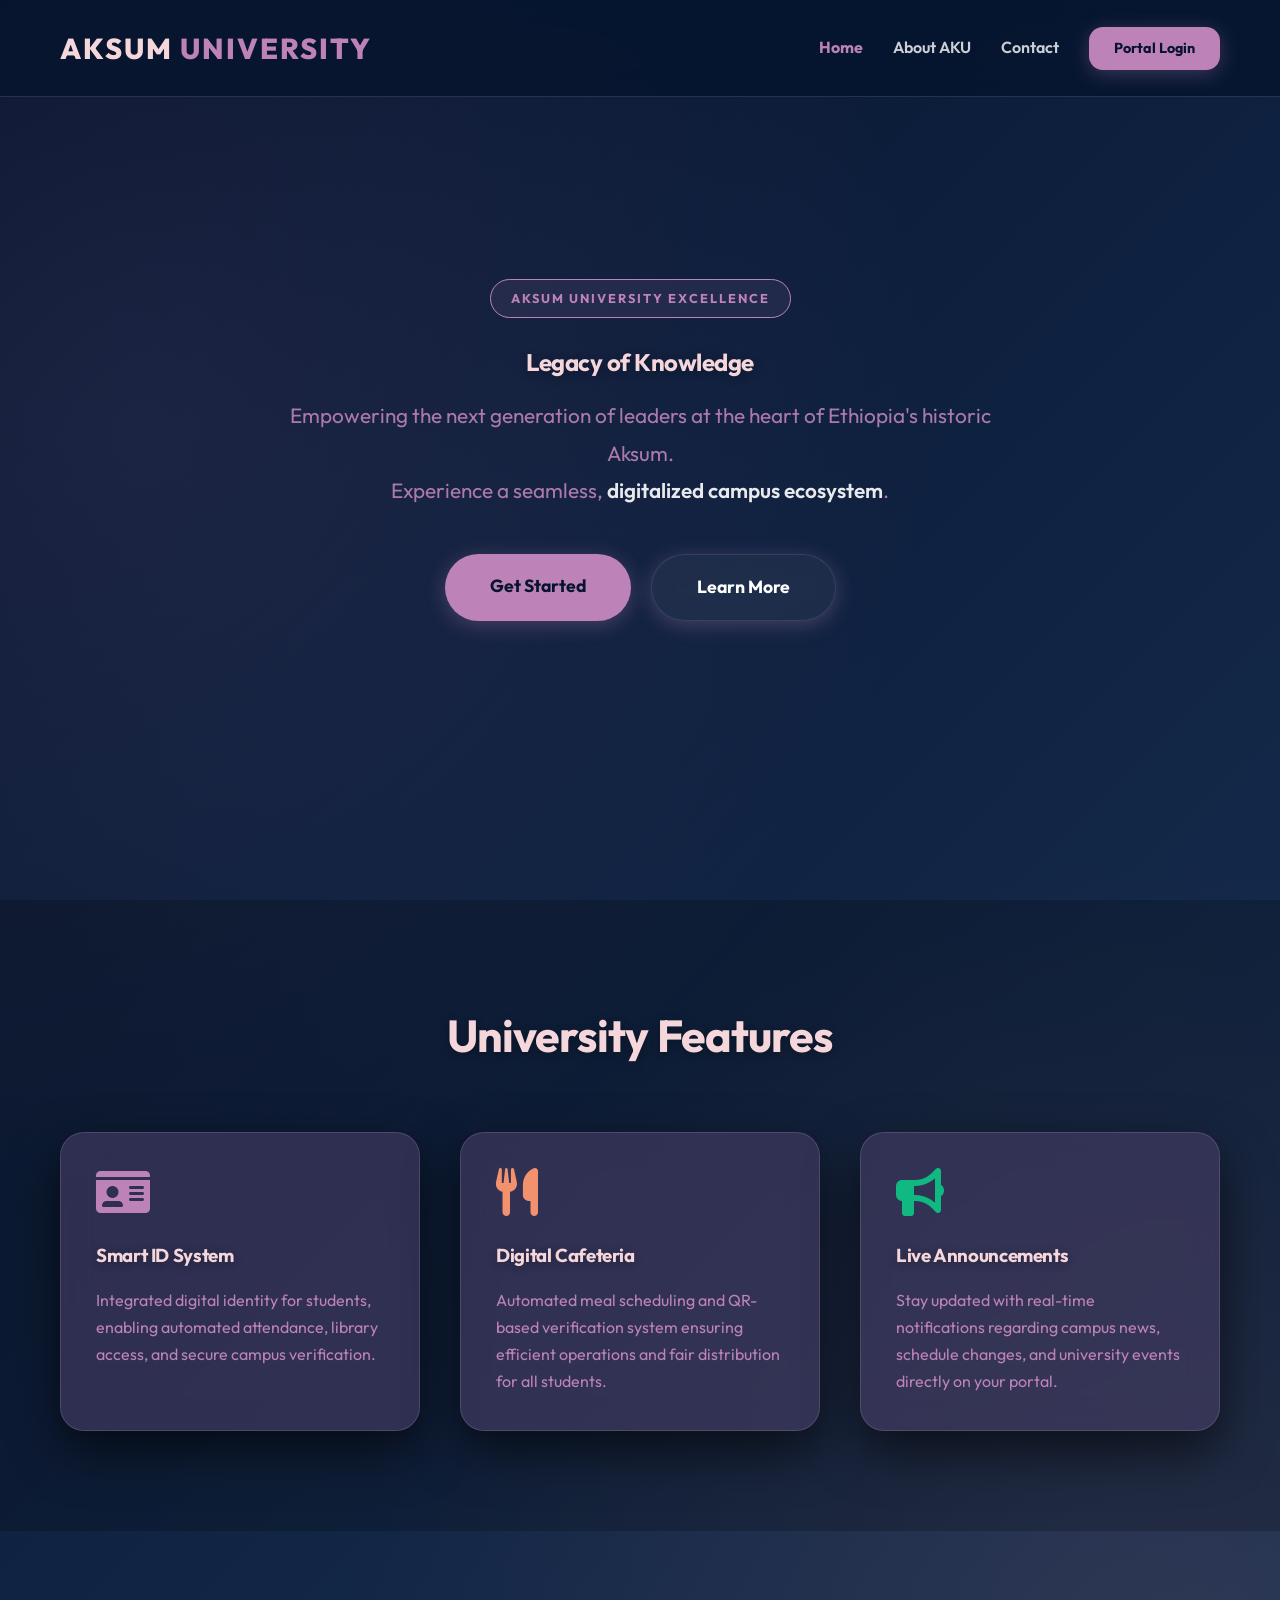
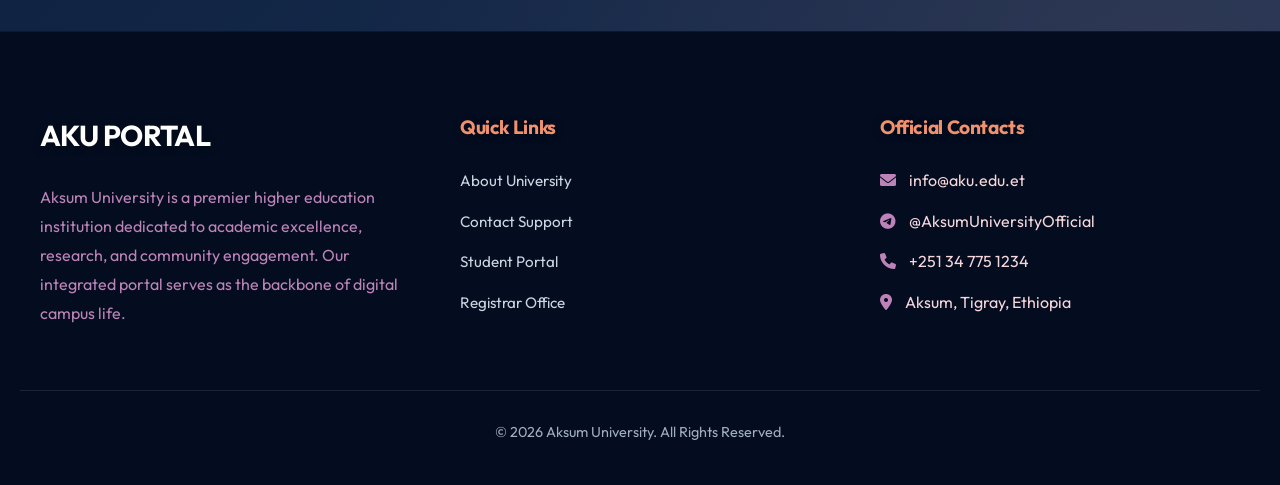
<file: web/index.html>
<!DOCTYPE html>
<html lang="en">
<head>
    <meta charset="UTF-8">
    <meta name="viewport" content="width=device-width, initial-scale=1.0">
    <title>Aksum University | Legacy of Knowledge</title>
    <link rel="stylesheet" href="css/style.css">
    <link rel="stylesheet" href="https://cdnjs.cloudflare.com/ajax/libs/font-awesome/6.0.0/css/all.min.css">
</head>
<body>

    <!-- Header Navigation -->
    <header style="position: fixed; width: 100%; top: 0; z-index: 1000; padding: 25px 60px; display: flex; justify-content: space-between; align-items: center; background: rgba(6, 20, 46, 0.8); backdrop-filter: blur(15px); border-bottom: 1px solid var(--glass-border);">
        <div style="font-size: 1.8rem; font-weight: 800; letter-spacing: 2px;">AKSUM <span style="color: var(--accent-primary);">UNIVERSITY</span></div>
        <nav style="display: flex; gap: 30px; align-items: center;">
            <a href="index.html" style="color: var(--accent-primary); text-decoration: none; font-weight: 700;">Home</a>
            <a href="#about" style="color: white; text-decoration: none; font-weight: 600; opacity: 0.8;">About AKU</a>
            <a href="#contact" style="color: white; text-decoration: none; font-weight: 600; opacity: 0.8;">Contact</a>
            <a href="login.html" class="btn" style="padding: 10px 25px; font-size: 0.9rem;">Portal Login</a>
        </nav>
    </header>

    <!-- Hero Section -->
    <section style="height: 100vh; display: flex; flex-direction: column; justify-content: center; align-items: center; text-align: center; padding: 0 20px; position: relative;">
        <div class="animate-up">
            <div style="display: inline-block; padding: 8px 20px; background: rgba(189, 131, 184, 0.1); border: 1px solid var(--accent-primary); border-radius: 30px; color: var(--accent-primary); font-weight: 700; font-size: 0.8rem; letter-spacing: 2px; margin-bottom: 25px; text-transform: uppercase;">Aksum University Excellence</div>
            <h1 class="hero-title">Legacy of Knowledge</h1>
            <p style="max-width: 750px; font-size: 1.3rem; color: var(--text-secondary); margin-bottom: 45px; line-height: 1.8; opacity: 0.9;">
                Empowering the next generation of leaders at the heart of Ethiopia's historic Aksum. <br>
                Experience a seamless, <span style="color: white; font-weight: 600;">digitalized campus ecosystem</span>.
            </p>
            <div style="display: flex; gap: 20px; justify-content: center;">
                <a href="login.html" class="btn" style="padding: 18px 45px; font-size: 1.1rem; border-radius: 50px;">Get Started</a>
                <a href="#about" class="btn" style="background: rgba(255,255,255,0.05); color: white !important; border: 1px solid rgba(255,255,255,0.1); padding: 18px 45px; font-size: 1.1rem; border-radius: 50px; backdrop-filter: blur(10px);">Learn More</a>
            </div>
        </div>
    </section>

    <!-- University Features -->
    <section style="padding: 100px 60px; background: rgba(0,0,0,0.2);">
        <h2 style="text-align: center; font-size: 2.8rem; margin-bottom: 60px;">University Features</h2>
        <div style="display: grid; grid-template-columns: repeat(auto-fit, minmax(300px, 1fr)); gap: 40px; max-width: 1300px; margin: auto;">
            
            <div class="glass-panel animate-up">
                <i class="fas fa-id-card" style="font-size: 3rem; color: var(--accent-primary); margin-bottom: 25px;"></i>
                <h3>Smart ID System</h3>
                <p style="color: var(--text-secondary); line-height: 1.7;">Integrated digital identity for students, enabling automated attendance, library access, and secure campus verification.</p>
            </div>

            <div class="glass-panel animate-up" style="animation-delay: 0.2s;">
                <i class="fas fa-utensils" style="font-size: 3rem; color: var(--accent-secondary); margin-bottom: 25px;"></i>
                <h3>Digital Cafeteria</h3>
                <p style="color: var(--text-secondary); line-height: 1.7;">Automated meal scheduling and QR-based verification system ensuring efficient operations and fair distribution for all students.</p>
            </div>

            <div class="glass-panel animate-up" style="animation-delay: 0.4s;">
                <i class="fas fa-bullhorn" style="font-size: 3rem; color: #10b981; margin-bottom: 25px;"></i>
                <h3>Live Announcements</h3>
                <p style="color: var(--text-secondary); line-height: 1.7;">Stay updated with real-time notifications regarding campus news, schedule changes, and university events directly on your portal.</p>
            </div>

        </div>
    </section>

    <!-- Footer -->
    <footer id="contact" class="main-footer">
        <div class="footer-content">
            <div class="footer-section">
                <h3 style="color: white; font-size: 1.8rem;">AKU PORTAL</h3>
                <p style="color: var(--text-secondary); margin-top: 15px; line-height: 1.8;">
                    Aksum University is a premier higher education institution dedicated to academic excellence, research, and community engagement. Our integrated portal serves as the backbone of digital campus life.
                </p>
            </div>
            
            <div class="footer-section">
                <h3>Quick Links</h3>
                <ul class="footer-links">
                    <li><a href="#about">About University</a></li>
                    <li><a href="mailto:support@aku.edu.et">Contact Support</a></li>
                    <li><a href="login.html">Student Portal</a></li>
                    <li><a href="#">Registrar Office</a></li>
                </ul>
            </div>

            <div class="footer-section">
                <h3>Official Contacts</h3>
                <ul class="footer-links">
                    <li><i class="fas fa-envelope" style="color: var(--accent-primary); margin-right: 10px;"></i> info@aku.edu.et</li>
                    <li><i class="fab fa-telegram" style="color: var(--accent-primary); margin-right: 10px;"></i> @AksumUniversityOfficial</li>
                    <li><i class="fas fa-phone" style="color: var(--accent-primary); margin-right: 10px;"></i> +251 34 775 1234</li>
                    <li><i class="fas fa-map-marker-alt" style="color: var(--accent-primary); margin-right: 10px;"></i> Aksum, Tigray, Ethiopia</li>
                </ul>
            </div>
        </div>
        <div class="footer-bottom">
            &copy; 2026 Aksum University. All Rights Reserved.
        </div>
    </footer>

</body>
</html>
</file>
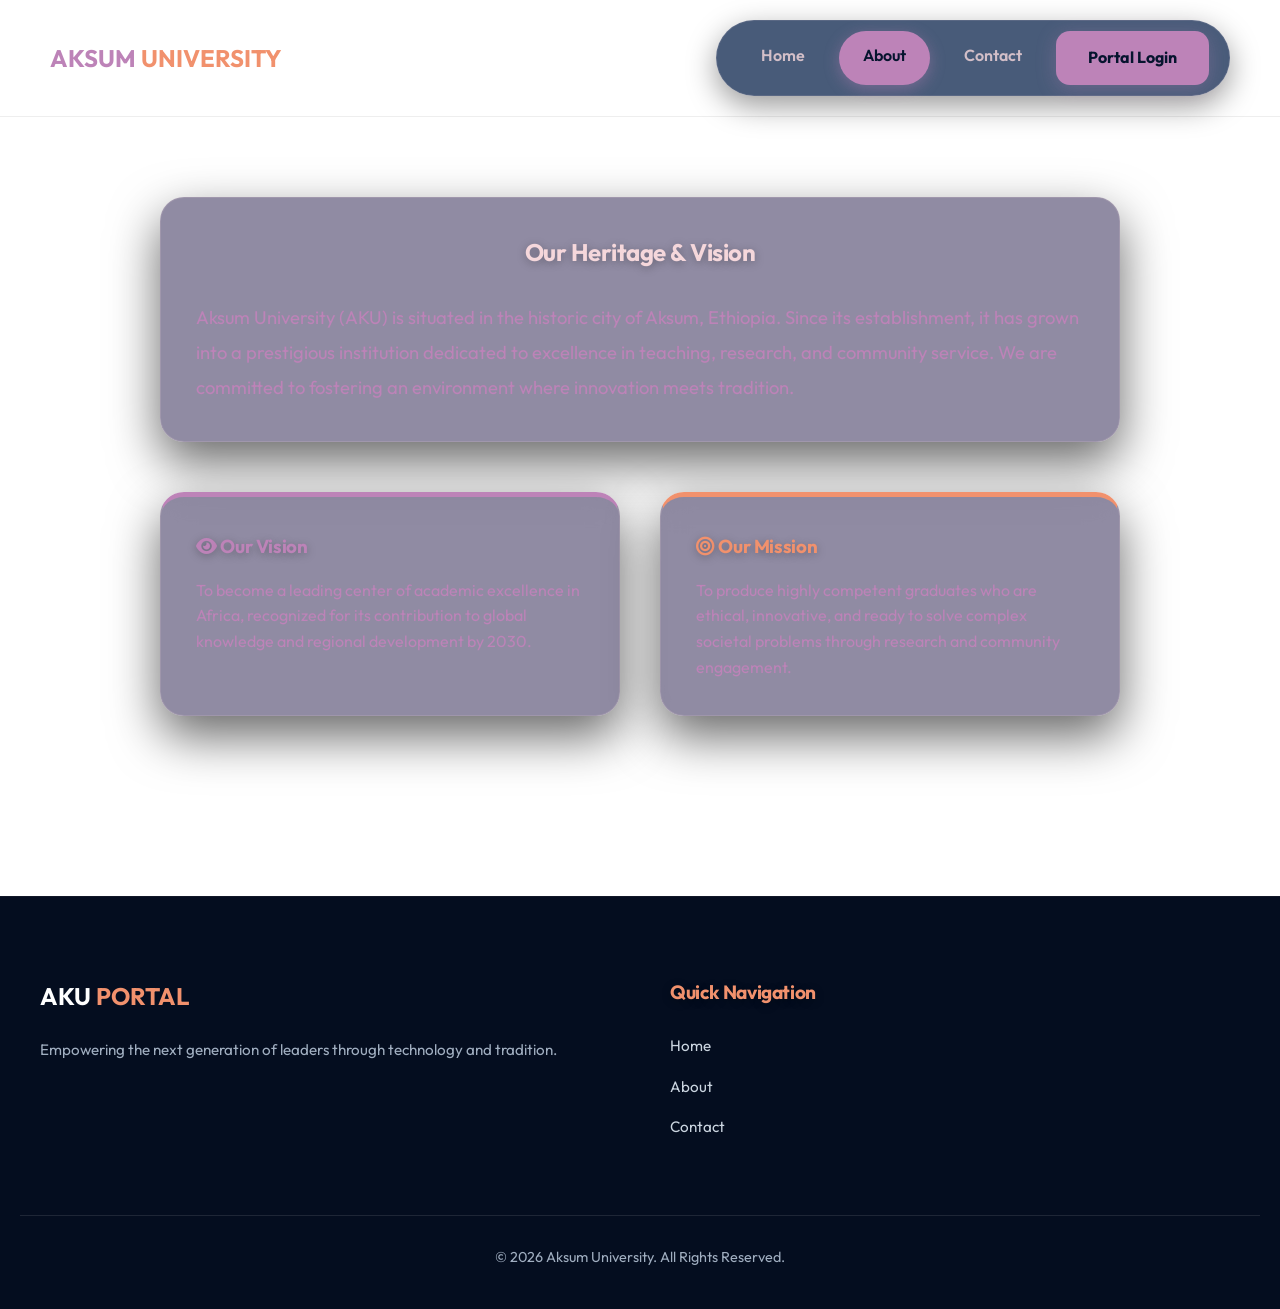
<file: web/about.html>
<!DOCTYPE html>
<html lang="en">
<head>
    <meta charset="UTF-8">
    <meta name="viewport" content="width=device-width, initial-scale=1.0">
    <title>About Us | Aksum University</title>
    <link rel="stylesheet" href="css/style.css">
    <link rel="stylesheet" href="https://cdnjs.cloudflare.com/ajax/libs/font-awesome/6.0.0/css/all.min.css">
</head>
<body style="background: white;">
    
    <nav style="padding: 20px 50px; display: flex; justify-content: space-between; align-items: center; border-bottom: 1px solid #eee;">
        <div style="font-size: 1.5rem; font-weight: 700; color: var(--accent-primary);">AKSUM <span style="color: var(--accent-secondary);">UNIVERSITY</span></div>
        <div class="navbar-pill">
            <a href="index.html" class="nav-link">Home</a>
            <a href="about.html" class="nav-link active">About</a>
            <a href="contact.html" class="nav-link">Contact</a>
            <a href="login.html" class="nav-btn">Portal Login</a>
        </div>
    </nav>

    <main style="padding: 80px 20px; max-width: 1000px; margin: auto;">
        <section class="glass-panel animate-up" style="margin-bottom: 50px;">
            <h1 style="text-align: center; margin-bottom: 30px;">Our Heritage & Vision</h1>
            <p style="font-size: 1.15rem; line-height: 1.9; color: var(--text-secondary);">
                Aksum University (AKU) is situated in the historic city of Aksum, Ethiopia. Since its establishment, it has grown into a prestigious institution dedicated to excellence in teaching, research, and community service. We are committed to fostering an environment where innovation meets tradition.
            </p>
        </section>

        <div style="display: grid; grid-template-columns: repeat(auto-fit, minmax(300px, 1fr)); gap: 40px;">
            <div class="glass-panel animate-up" style="animation-delay: 0.2s; border-top: 5px solid var(--accent-primary);">
                <h3 style="color: var(--accent-primary);"><i class="fas fa-eye"></i> Our Vision</h3>
                <p style="color: var(--text-secondary);">To become a leading center of academic excellence in Africa, recognized for its contribution to global knowledge and regional development by 2030.</p>
            </div>
            <div class="glass-panel animate-up" style="animation-delay: 0.4s; border-top: 5px solid var(--accent-secondary);">
                <h3 style="color: var(--accent-secondary);"><i class="fas fa-bullseye"></i> Our Mission</h3>
                <p style="color: var(--text-secondary);">To produce highly competent graduates who are ethical, innovative, and ready to solve complex societal problems through research and community engagement.</p>
            </div>
        </div>
    </main>

    <footer class="main-footer">
        <div class="footer-content">
            <div class="footer-section">
                <div style="font-size: 1.5rem; font-weight: 700; color: white; margin-bottom: 20px;">AKU <span style="color: var(--accent-secondary);">PORTAL</span></div>
                <p style="color: #a0aec0; line-height: 1.8; font-size: 0.95rem;">Empowering the next generation of leaders through technology and tradition.</p>
            </div>
            <div class="footer-section">
                <h3>Quick Navigation</h3>
                <ul class="footer-links">
                    <li><a href="index.html">Home</a></li>
                    <li><a href="about.html">About</a></li>
                    <li><a href="contact.html">Contact</a></li>
                </ul>
            </div>
        </div>
        <div class="footer-bottom">
            <p>&copy; 2026 Aksum University. All Rights Reserved.</p>
        </div>
    </footer>
</body>
</html>
</file>
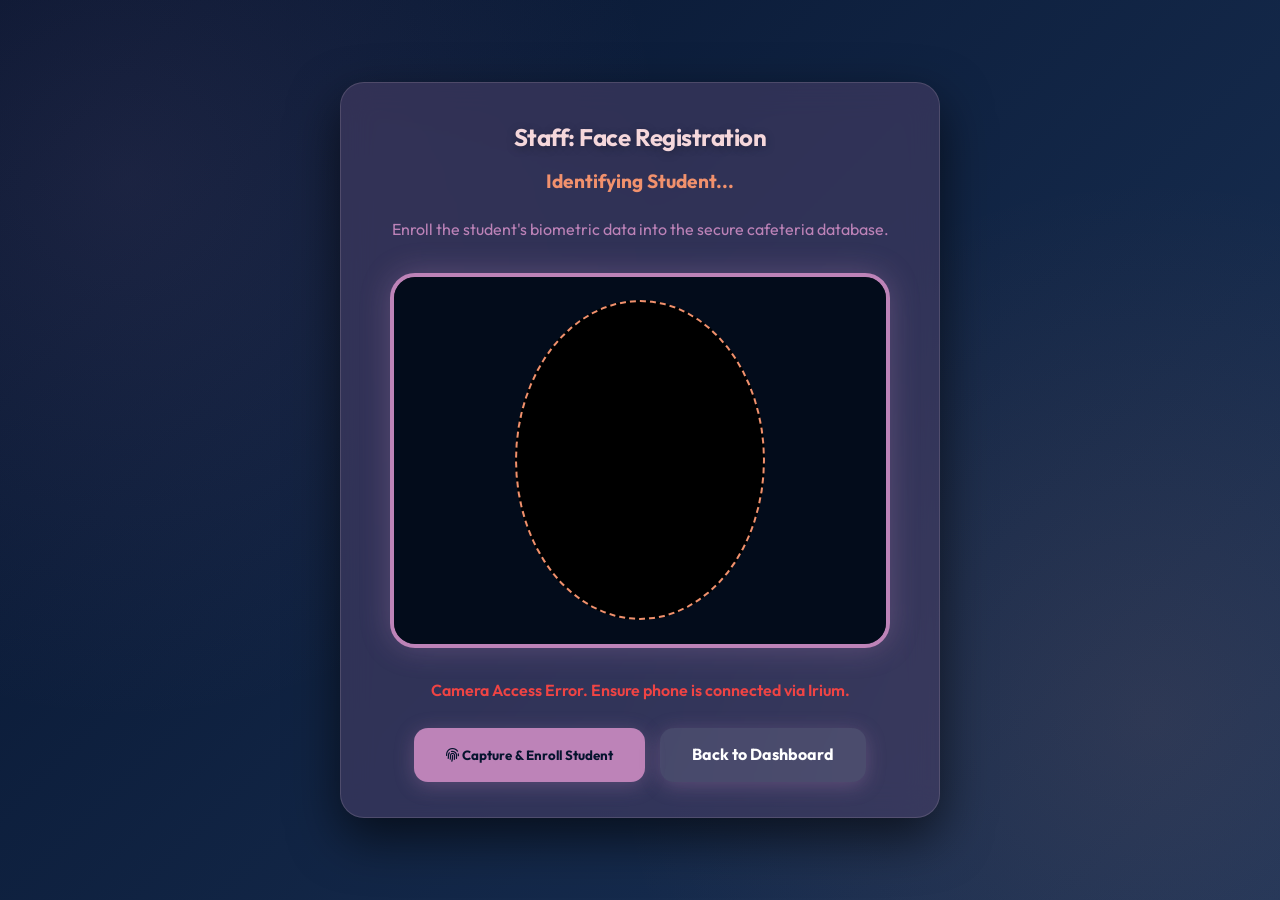
<file: web/biometric_enroll.html>
<!DOCTYPE html>
<html lang="en">
<head>
    <meta charset="UTF-8">
    <meta name="viewport" content="width=device-width, initial-scale=1.0">
    <title>Biometric Enrollment | Aksum University</title>
    <link rel="stylesheet" href="css/style.css">
    <link rel="stylesheet" href="https://cdnjs.cloudflare.com/ajax/libs/font-awesome/6.0.0/css/all.min.css">
    <style>
        .biometric-box {
            position: relative;
            width: 100%;
            max-width: 500px;
            aspect-ratio: 4/3;
            background: #000;
            border-radius: 25px;
            overflow: hidden;
            border: 4px solid var(--accent-primary);
            box-shadow: 0 0 30px rgba(189, 131, 184, 0.3);
        }
        #video { width: 100%; height: 100%; object-fit: cover; }
        .face-overlay {
            position: absolute;
            top: 50%; left: 50%;
            transform: translate(-50%, -50%);
            width: 250px; height: 320px;
            border: 2px dashed var(--accent-secondary);
            border-radius: 50%;
            pointer-events: none;
            box-shadow: 0 0 0 1000px rgba(6, 20, 46, 0.6);
        }
        .scan-line {
            position: absolute;
            top: 0; left: 0; width: 100%; height: 4px;
            background: var(--accent-primary);
            box-shadow: 0 0 15px var(--accent-primary);
            animation: scan 3s infinite linear;
        }
        @keyframes scan {
            0% { top: 10%; }
            100% { top: 90%; }
        }
    </style>
</head>
<body class="center-screen">

    <div class="glass-panel animate-up" style="width: 100%; max-width: 600px; text-align: center;">
        <h2 style="margin-bottom: 10px;">Staff: Face Registration</h2>
        <div id="studentWelcome" style="margin-bottom: 20px; font-weight: 700; color: var(--accent-secondary); font-size: 1.2rem;">
            Identifying Student...
        </div>
        <p style="color: var(--text-secondary); margin-bottom: 30px;">Enroll the student's biometric data into the secure cafeteria database.</p>

        <div class="biometric-box" style="margin: 0 auto 30px;">
            <video id="video" autoplay muted></video>
            <div class="face-overlay"></div>
            <div id="scanLine" class="scan-line" style="display: none;"></div>
        </div>

        <div id="statusMsg" style="margin-bottom: 25px; font-weight: 600; color: var(--accent-primary);">
            Initializing staff scanner...
        </div>

        <div style="display: flex; gap: 15px; justify-content: center;">
            <button onclick="startEnrollment()" class="btn" id="enrollBtn">
                <i class="fas fa-fingerprint"></i> Capture & Enroll Student
            </button>
            <a href="DashboardServlet?view=students" class="btn" style="background: rgba(255,255,255,0.1); color: white !important;">
                Back to Dashboard
            </a>
        </div>
    </div>

    <script>
        const video = document.getElementById('video');
        const statusMsg = document.getElementById('statusMsg');
        const welcome = document.getElementById('studentWelcome');
        const scanLine = document.getElementById('scanLine');
        const urlParams = new URLSearchParams(window.location.search);
        const studentId = urlParams.get('id');

        // Fetch Student Name
        if (studentId) {
            fetch('api/student-info?id=' + studentId)
            .then(res => res.json())
            .then(data => {
                welcome.innerText = "Registering: " + data.name;
                statusMsg.innerText = "Scanner ready for student.";
            })
            .catch(() => {
                welcome.innerText = "ID: " + studentId;
                statusMsg.innerText = "Profile fetch failed. Proceeding with ID only.";
            });
        }

        // Access Camera
        navigator.mediaDevices.getUserMedia({ video: true })
            .then(stream => { video.srcObject = stream; })
            .catch(err => {
                statusMsg.innerText = "Camera Access Error. Ensure phone is connected via Irium.";
                statusMsg.style.color = "var(--danger)";
            });

        function startEnrollment() {
            if (!studentId) {
                alert("Critical Error: Missing student ID.");
                return;
            }

            statusMsg.innerText = "Analyzing facial features... Keep still.";
            statusMsg.style.color = "var(--accent-primary)";
            scanLine.style.display = 'block';
            document.getElementById('enrollBtn').disabled = true;

            // Generate a more unique mock descriptor
            const mockEncoding = "FEAT_" + studentId + "_" + Date.now();
            
            setTimeout(() => {
                // Using URLSearchParams for standard form-encoding
                const params = new URLSearchParams();
                params.append('id_card', studentId);
                params.append('encoding', mockEncoding);

                fetch('FaceRegistrationServlet', {
                    method: 'POST',
                    headers: { 'Content-Type': 'application/x-www-form-urlencoded' },
                    body: params
                })
                .then(res => res.text())
                .then(data => {
                    if (data.trim() === "Success") {
                        scanLine.style.display = 'none';
                        statusMsg.innerText = "Biometric Enrollment Successful!";
                        statusMsg.style.color = "#10b981";
                        setTimeout(() => { window.location.href = "DashboardServlet?view=students"; }, 2000);
                    } else {
                        scanLine.style.display = 'none';
                        statusMsg.innerText = "Registration Failed: " + data;
                        statusMsg.style.color = "var(--danger)";
                        document.getElementById('enrollBtn').disabled = false;
                    }
                })
                .catch(err => {
                    statusMsg.innerText = "Network Error: " + err.message;
                    statusMsg.style.color = "var(--danger)";
                    document.getElementById('enrollBtn').disabled = false;
                });
            }, 3000);
        }
    </script>
</body>
</html>
</file>
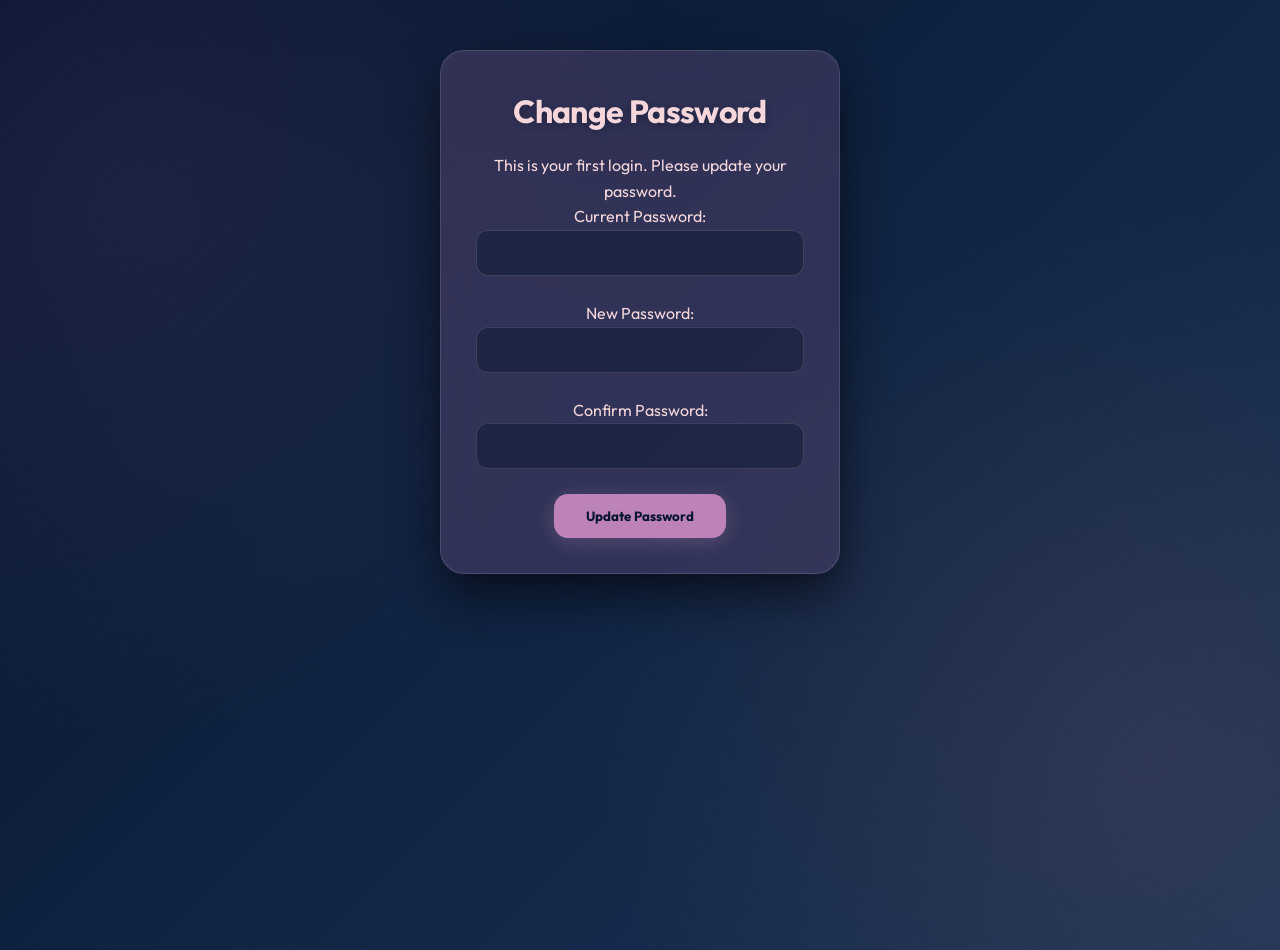
<file: web/change_password.html>
<!DOCTYPE html>
<html>
<head>
    <title>Change Password</title>
    <link rel="stylesheet" href="css/style.css">
</head>
<body>
    <div class="glass-panel-black" style="width: 400px; margin: 50px auto; text-align: center;">
        <h1>Change Password</h1>
        <p>This is your first login. Please update your password.</p>
        <form action="ChangePasswordServlet" method="POST">
            <input type="hidden" name="id" value=""> <!-- We will set this via URL -->
            <label>Current Password:</label> <input type="password" name="oldPassword" required>
            <label>New Password:</label> <input type="password" name="newPassword" required>
            <label>Confirm Password:</label> <input type="password" name="confirmPassword" required>
            <button type="submit" class="btn">Update Password</button>
        </form>
    </div>
    <script>
        // Auto-fill the ID from the URL
        const urlParams = new URLSearchParams(window.location.search);
        document.getElementsByName('id')[0].value = urlParams.get('id');
    </script>
</body>
</html>
</file>
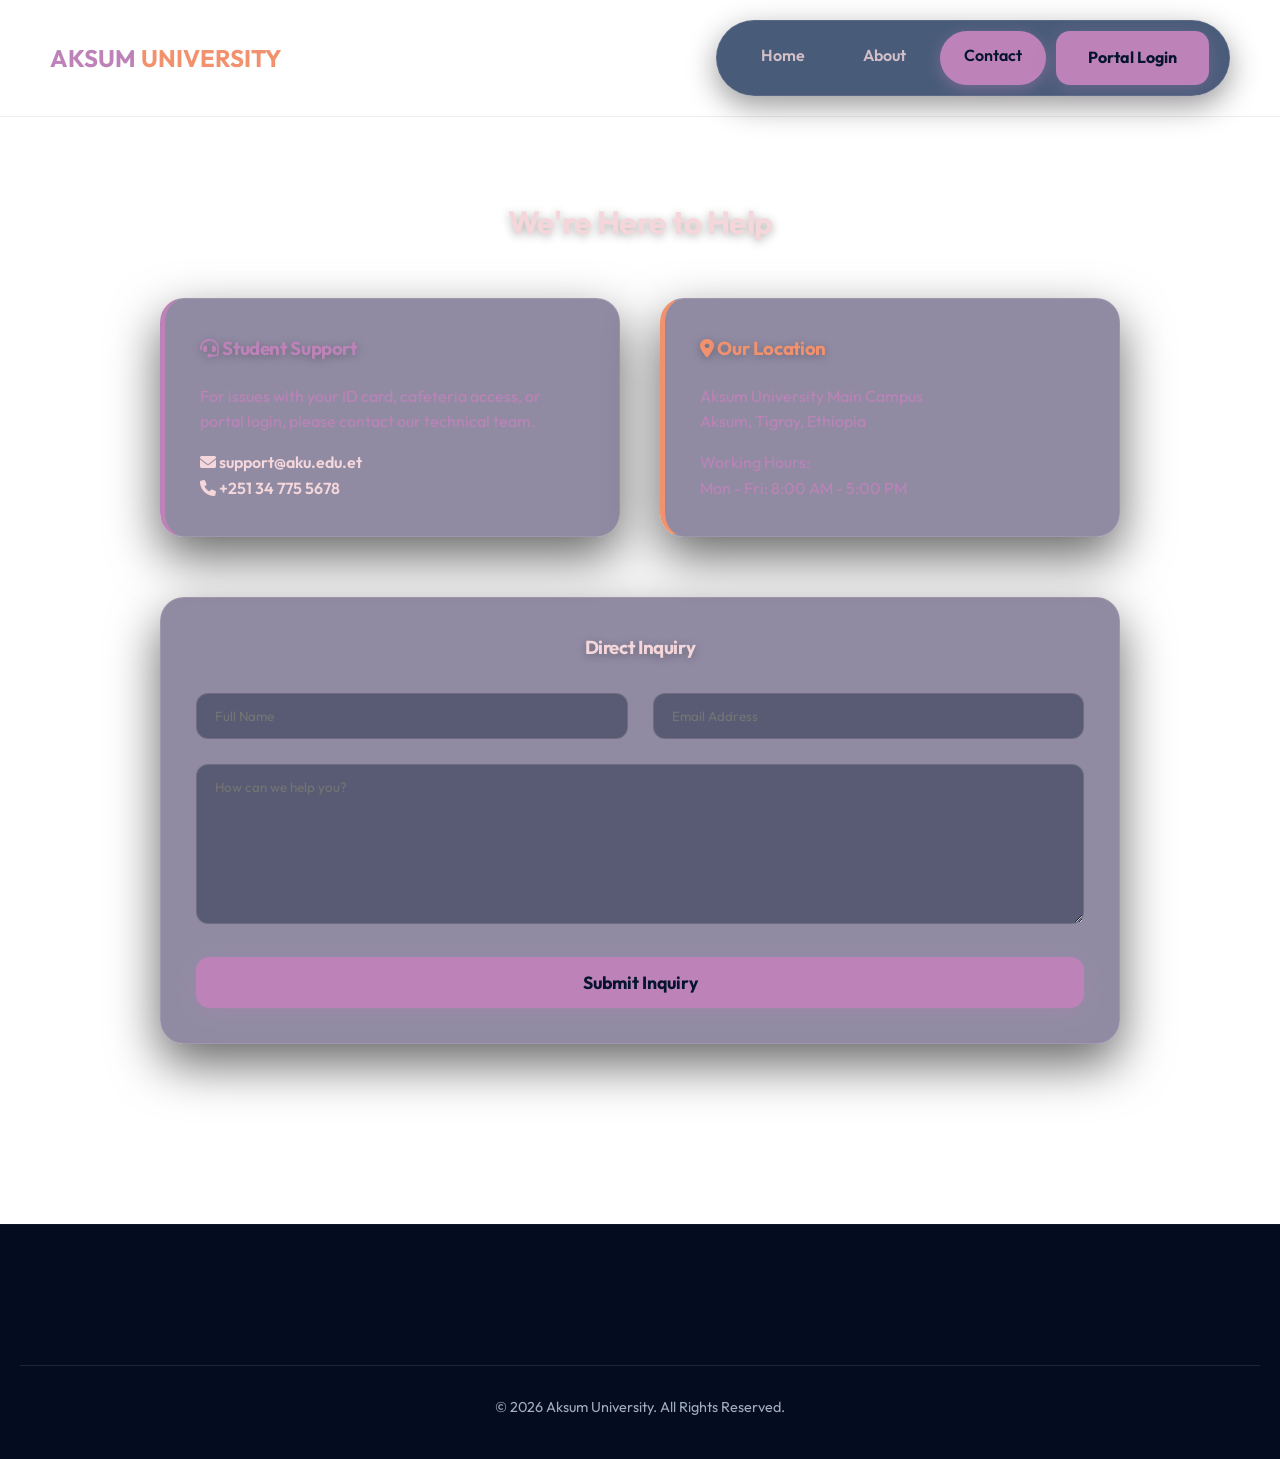
<file: web/contact.html>
<!DOCTYPE html>
<html lang="en">
<head>
    <meta charset="UTF-8">
    <meta name="viewport" content="width=device-width, initial-scale=1.0">
    <title>Contact Us | Aksum University</title>
    <link rel="stylesheet" href="css/style.css">
    <link rel="stylesheet" href="https://cdnjs.cloudflare.com/ajax/libs/font-awesome/6.0.0/css/all.min.css">
</head>
<body style="background: white;">
    
    <nav style="padding: 20px 50px; display: flex; justify-content: space-between; align-items: center; border-bottom: 1px solid #eee;">
        <div style="font-size: 1.5rem; font-weight: 700; color: var(--accent-primary);">AKSUM <span style="color: var(--accent-secondary);">UNIVERSITY</span></div>
        <div class="navbar-pill">
            <a href="index.html" class="nav-link">Home</a>
            <a href="about.html" class="nav-link">About</a>
            <a href="contact.html" class="nav-link active">Contact</a>
            <a href="login.html" class="nav-btn">Portal Login</a>
        </div>
    </nav>

    <main style="padding: 80px 20px; max-width: 1000px; margin: auto;">
        <h1 style="text-align: center; margin-bottom: 50px;">We're Here to Help</h1>
        
        <div style="display: grid; grid-template-columns: repeat(auto-fit, minmax(300px, 1fr)); gap: 40px;">
            <div class="glass-panel animate-up" style="border-left: 5px solid var(--accent-primary);">
                <h3 style="color: var(--accent-primary); margin-bottom: 20px;"><i class="fas fa-headset"></i> Student Support</h3>
                <p style="color: var(--text-secondary); margin-bottom: 15px;">For issues with your ID card, cafeteria access, or portal login, please contact our technical team.</p>
                <p style="color: var(--text-primary); font-weight: 600;"><i class="fas fa-envelope"></i> support@aku.edu.et</p>
                <p style="color: var(--text-primary); font-weight: 600;"><i class="fas fa-phone"></i> +251 34 775 5678</p>
            </div>
            
            <div class="glass-panel animate-up" style="animation-delay: 0.2s; border-left: 5px solid var(--accent-secondary);">
                <h3 style="color: var(--accent-secondary); margin-bottom: 20px;"><i class="fas fa-map-marker-alt"></i> Our Location</h3>
                <p style="color: var(--text-secondary);">Aksum University Main Campus<br>Aksum, Tigray, Ethiopia</p>
                <p style="color: var(--text-secondary); margin-top: 15px;">Working Hours:<br>Mon - Fri: 8:00 AM - 5:00 PM</p>
            </div>
        </div>

        <div class="glass-panel animate-up" style="margin-top: 60px; animation-delay: 0.4s;">
            <h3 style="text-align: center; margin-bottom: 30px;">Direct Inquiry</h3>
            <form>
                <div style="display: grid; grid-template-columns: 1fr 1fr; gap: 25px;">
                    <input type="text" placeholder="Full Name" required>
                    <input type="email" placeholder="Email Address" required>
                </div>
                <textarea placeholder="How can we help you?" style="height: 160px;"></textarea>
                <button type="button" class="btn" style="width: 100%; font-size: 1.1rem;" onclick="alert('Thank you! Your message has been received.')">Submit Inquiry</button>
            </form>
        </div>
    </main>

    <footer class="main-footer">
        <div class="footer-bottom">
            <p>&copy; 2026 Aksum University. All Rights Reserved.</p>
        </div>
    </footer>
</body>
</html>
</file>
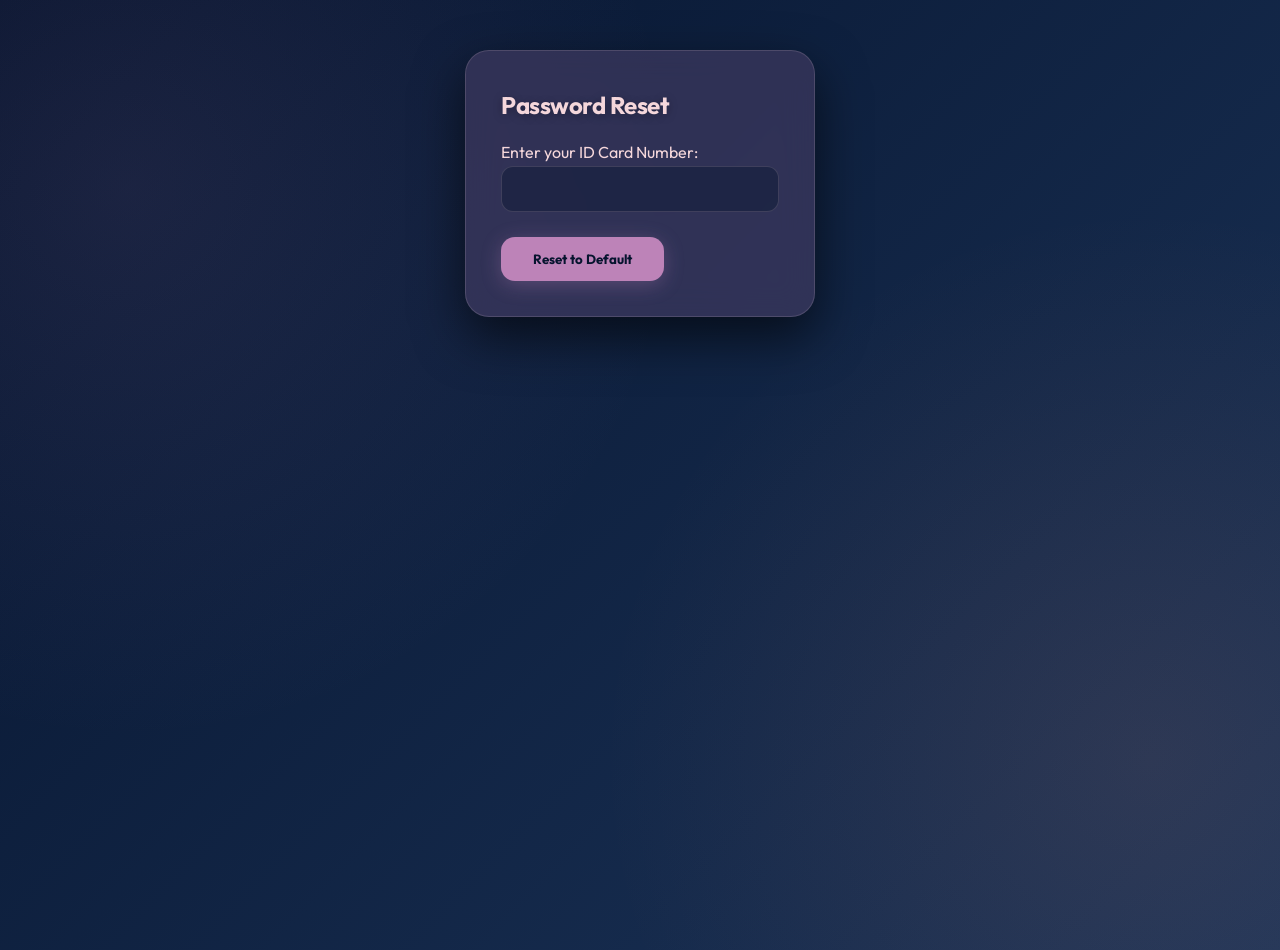
<file: web/forgot_password.html>
<!DOCTYPE html>
<html>
<head>
    <title>Reset Password</title>
    <link rel="stylesheet" href="css/style.css">
</head>
<body>
    <div class="glass-panel-black" style="width: 350px; margin: 50px auto;">
        <h2>Password Reset</h2>
        <form action="ForgotPasswordServlet" method="POST">
            <label>Enter your ID Card Number:</label> 
            <input type="text" name="id" required>
            <button type="submit" class="btn">Reset to Default</button>
        </form>
    </div>
</body>
</html>
</file>
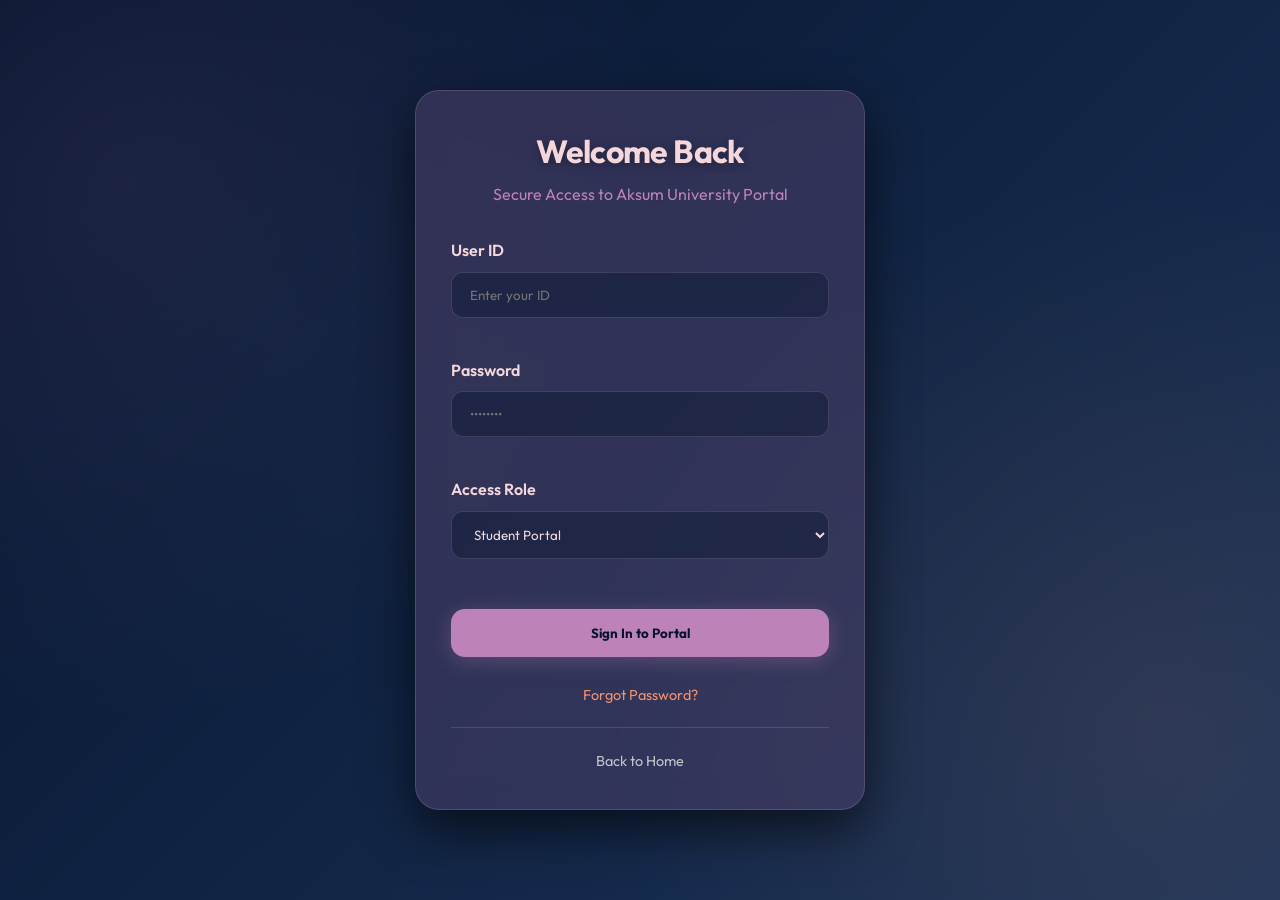
<file: web/login.html>
<!DOCTYPE html>
<html>
<head>
    <title>System Login</title>
    <link rel="stylesheet" href="css/style.css">
</head>
<body class="center-screen">
    <div class="glass-panel animate-up" style="width: 100%; max-width: 450px;">
        <div style="text-align: center; margin-bottom: 30px;">
            <h1 style="margin-bottom: 5px;">Welcome Back</h1>
            <p style="color: var(--text-secondary);">Secure Access to Aksum University Portal</p>
        </div>
        
        <form action="LoginServlet" method="POST">
            <div style="margin-bottom: 15px;">
                <label style="display: block; margin-bottom: 8px; font-weight: 600;">User ID</label>
                <input type="text" name="id" placeholder="Enter your ID" required>
            </div>
            <div style="margin-bottom: 15px;">
                <label style="display: block; margin-bottom: 8px; font-weight: 600;">Password</label>
                <input type="password" name="password" placeholder="••••••••" required>
            </div>
            <div style="margin-bottom: 25px;">
                <label style="display: block; margin-bottom: 8px; font-weight: 600;">Access Role</label> 
                <select name="role">
                    <option value="student">Student Portal</option>
                    <option value="registrar">Registrar Administration</option>
                    <option value="cafe">Cafeteria Management</option>
                </select>
            </div>
            <button type="submit" class="btn" style="width: 100%; padding: 16px;">Sign In to Portal</button>
        </form>
        
        <div style="text-align: center; margin-top: 25px;">
            <a href="#" onclick="alert('Please visit the Cafeteria Management Office with your ID Card to reset your password.')" style="color: var(--accent-secondary); text-decoration: none; font-size: 0.9rem;">
                <i class="fas fa-key"></i> Forgot Password?
            </a>
            <div style="margin-top: 20px; border-top: 1px solid var(--glass-border); padding-top: 20px;">
                <a href="index.html" style="color: white; text-decoration: none; font-size: 0.9rem; opacity: 0.7;">
                    <i class="fas fa-arrow-left"></i> Back to Home
                </a>
            </div>
        </div>
    </div>
</body>
</html>
</file>
<file: web/css/style.css>
@import url('https://fonts.googleapis.com/css2?family=Outfit:wght@300;400;600;700&family=Roboto:wght@300;400;500;700&display=swap');

:root {
    --bg-color: #06142E;
    --surface-color: #1B3358;
    --accent-primary: #BD83B8;
    --accent-secondary: #F1916D;
    --text-primary: #F5D7DB;
    --text-secondary: #BD83B8;
    --glass-border: rgba(245, 215, 219, 0.15);
    --success: #10b981;
    --danger: #ef4444;
    --warning: #F1916D;
    --shadow-color: rgba(0, 0, 0, 0.6);
    --panel-deep: #473E66;
}

* {
    box-sizing: border-box;
    margin: 0;
    padding: 0;
    font-family: 'Outfit', 'Inter', sans-serif;
}

body {
    background-color: var(--bg-color);
    background-image: 
        radial-gradient(circle at 10% 20%, rgba(189, 131, 184, 0.1) 0%, transparent 40%),
        radial-gradient(circle at 90% 80%, rgba(241, 145, 109, 0.1) 0%, transparent 40%),
        linear-gradient(135deg, #06142E 0%, #1B3358 100%);
    color: var(--text-primary);
    min-height: 100vh;
    line-height: 1.6;
    overflow-x: hidden;
}

.center-screen {
    display: flex;
    justify-content: center;
    align-items: center;
    min-height: 100vh;
    padding: 20px;
}

/* Glassmorphism Panel (Rich Cinematic) */
.glass-panel, .glass-panel-black {
    background: rgba(71, 62, 102, 0.6); 
    backdrop-filter: blur(16px);
    -webkit-backdrop-filter: blur(16px);
    border: 1px solid var(--glass-border);
    border-radius: 24px;
    padding: 35px;
    box-shadow: 0 20px 50px var(--shadow-color);
    transition: all 0.4s cubic-bezier(0.175, 0.885, 0.32, 1.275);
}

.glass-panel:hover {
    transform: translateY(-8px);
    box-shadow: 0 25px 60px rgba(0, 0, 0, 0.7);
    border-color: var(--accent-primary);
}

/* Typography */
h1, h2, h3 {
    font-weight: 700;
    letter-spacing: -0.02em;
    margin-bottom: 1rem;
    color: var(--text-primary);
    text-shadow: 0 2px 10px rgba(0,0,0,0.3);
}

/* Navigation */
.navbar-pill {
    background: rgba(27, 51, 88, 0.8);
    backdrop-filter: blur(10px);
    padding: 10px 20px;
    border-radius: 50px;
    display: inline-flex;
    gap: 10px;
    border: 1px solid rgba(245, 215, 219, 0.1);
    box-shadow: 0 10px 30px rgba(0, 0, 0, 0.4);
}

.nav-link {
    color: var(--text-primary) !important;
    text-decoration: none;
    font-weight: 600;
    padding: 12px 24px;
    border-radius: 40px;
    transition: all 0.3s ease;
    opacity: 0.8;
}

.nav-link:hover, .nav-link.active {
    background: var(--accent-primary);
    color: #06142E !important;
    opacity: 1;
    box-shadow: 0 4px 15px rgba(189, 131, 184, 0.4);
}

/* Buttons */
.btn, .nav-btn {
    display: inline-block;
    padding: 14px 32px;
    background: var(--accent-primary);
    color: #06142E !important;
    border: none;
    border-radius: 14px;
    font-weight: 700;
    cursor: pointer;
    text-decoration: none;
    transition: all 0.3s ease;
    box-shadow: 0 4px 20px rgba(189, 131, 184, 0.3);
}

.btn:hover, .nav-btn:hover {
    background: var(--accent-secondary);
    filter: brightness(1.1);
    transform: translateY(-3px);
    box-shadow: 0 8px 25px rgba(241, 145, 109, 0.4);
}

/* Forms */
input, select, textarea {
    width: 100%;
    padding: 14px 18px;
    background: rgba(6, 20, 46, 0.4);
    border: 1px solid rgba(245, 215, 219, 0.15);
    border-radius: 12px;
    color: var(--text-primary);
    margin-bottom: 25px;
    outline: none;
    transition: 0.3s;
}

input:focus, select:focus {
    border-color: var(--accent-primary);
    background: rgba(6, 20, 46, 0.6);
    box-shadow: 0 0 15px rgba(189, 131, 184, 0.2);
}

/* Modern Table */
.modern-table {
    width: 100%;
    border-collapse: separate;
    border-spacing: 0 10px;
    margin-top: 20px;
}

.modern-table th {
    background: rgba(189, 131, 184, 0.1);
    padding: 15px;
    text-align: left;
    color: var(--accent-primary);
    font-weight: 600;
    text-transform: uppercase;
    font-size: 0.8rem;
    letter-spacing: 0.1em;
}

.modern-table td {
    padding: 15px;
    background: rgba(255, 255, 255, 0.03);
}

.modern-table tr:hover td {
    background: rgba(189, 131, 184, 0.08);
}

.modern-table tr td:first-child { border-radius: 12px 0 0 12px; }
.modern-table tr td:last-child { border-radius: 0 12px 12px 0; }

/* Modern Footer */
.main-footer {
    background: #040d1f;
    color: var(--text-primary);
    padding: 80px 20px 40px;
    margin-top: 100px;
    border-top: 1px solid rgba(245, 215, 219, 0.05);
}

.footer-content {
    max-width: 1200px;
    margin: 0 auto;
    display: grid;
    grid-template-columns: repeat(auto-fit, minmax(250px, 1fr));
    gap: 60px;
}

.footer-section h3 {
    color: var(--accent-secondary);
    font-size: 1.2rem;
    margin-bottom: 25px;
}

.footer-links {
    list-style: none;
}

.footer-links li {
    margin-bottom: 15px;
}

.footer-links a {
    color: #cbd5e0;
    text-decoration: none;
    transition: color 0.3s;
    font-size: 0.95rem;
}

.footer-links a:hover {
    color: white;
}

.footer-bottom {
    text-align: center;
    margin-top: 60px;
    padding-top: 30px;
    border-top: 1px solid rgba(255,255,255,0.1);
    font-size: 0.9rem;
    color: #a0aec0;
}

/* Custom Scrollbar */
::-webkit-scrollbar {
    width: 8px;
}

::-webkit-scrollbar-track {
    background: var(--bg-color);
}

::-webkit-scrollbar-thumb {
    background: var(--accent-primary);
    border-radius: 4px;
}

/* Animations */
@keyframes fadeInUp {
    from { opacity: 0; transform: translateY(30px); }
    to { opacity: 1; transform: translateY(0); }
}

.animate-up { animation: fadeInUp 0.8s ease forwards; }
</file>
